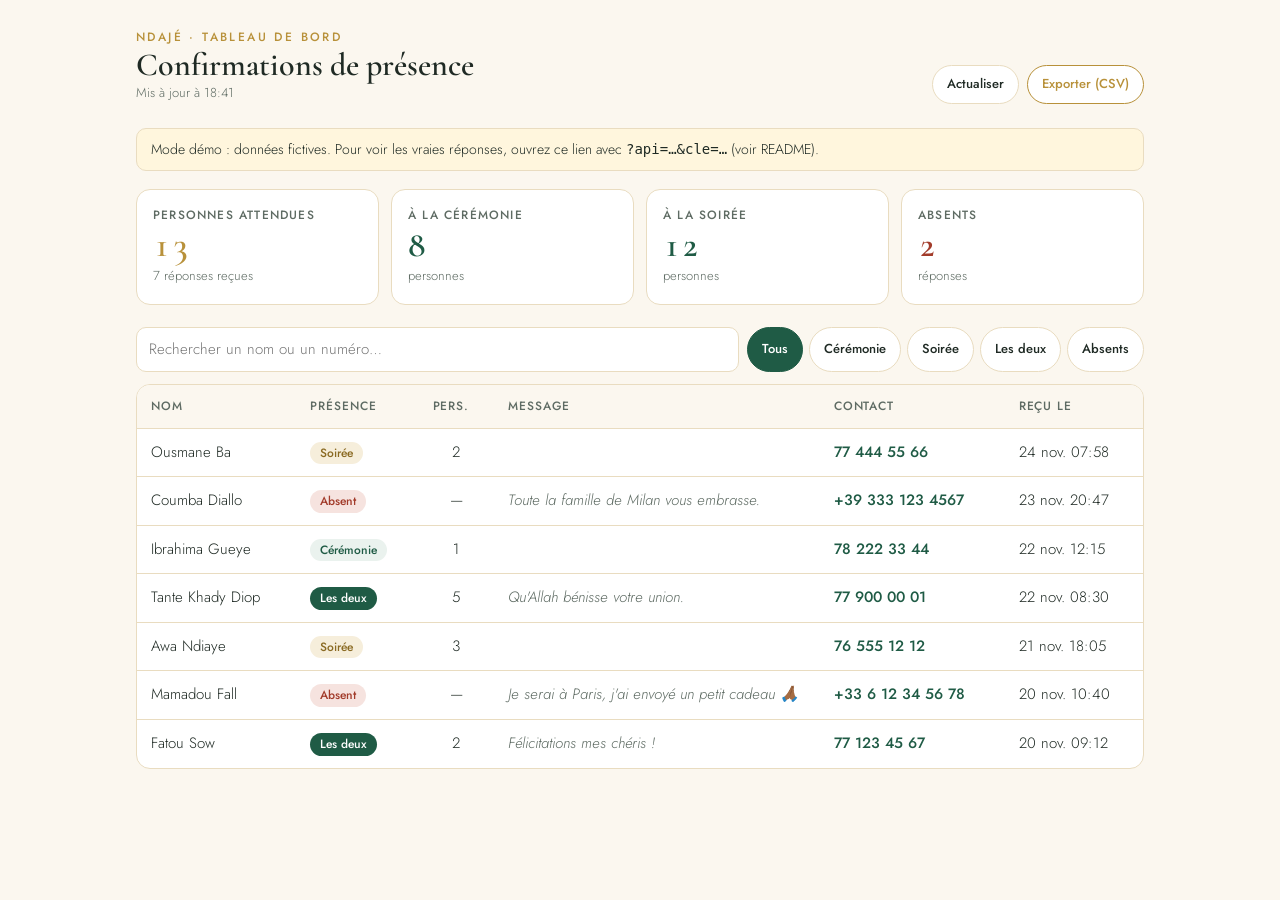
<file: dashboard/index.html>
<!doctype html>
<html lang="fr">
<head>
  <meta charset="utf-8">
  <meta name="viewport" content="width=device-width, initial-scale=1">
  <meta name="robots" content="noindex">
  <title>Tableau de bord — Ndajé</title>
  <link rel="preconnect" href="https://fonts.googleapis.com">
  <link rel="preconnect" href="https://fonts.gstatic.com" crossorigin>
  <link href="https://fonts.googleapis.com/css2?family=Cormorant+Garamond:wght@500;600&family=Jost:wght@300;400;500&display=swap" rel="stylesheet">
  <style>
    :root {
      --fond: #FBF7EF; --surface: #fff; --texte: #1F2A24; --doux: #5E6B63; --ligne: #E9DCC0;
      --accent: #B8913A; --vert: #1F5B45; --rouge: #A23B2A;
    }
    * { box-sizing: border-box; margin: 0; padding: 0; }
    body { background: var(--fond); color: var(--texte); font: 300 15px/1.55 'Jost', system-ui, sans-serif; }
    [hidden] { display: none !important; }
    .page { max-width: 1040px; margin: 0 auto; padding: 28px 16px 60px; }
    header { display: flex; flex-wrap: wrap; align-items: flex-end; justify-content: space-between; gap: 12px; margin-bottom: 24px; }
    .marque { font-size: 12px; letter-spacing: .2em; text-transform: uppercase; color: var(--accent); font-weight: 500; }
    h1 { font: 600 32px/1.15 'Cormorant Garamond', Georgia, serif; }
    .maj { color: var(--doux); font-size: 13px; }
    .bandeau { background: #FFF6DD; border: 1px solid var(--ligne); border-radius: 10px; padding: 10px 14px; font-size: 14px; margin-bottom: 18px; }
    .chiffres { display: grid; grid-template-columns: repeat(auto-fit, minmax(150px, 1fr)); gap: 12px; margin-bottom: 22px; }
    .chiffre { background: var(--surface); border: 1px solid var(--ligne); border-radius: 14px; padding: 16px; }
    .chiffre span { display: block; font-size: 12px; letter-spacing: .1em; text-transform: uppercase; color: var(--doux); font-weight: 500; }
    .chiffre strong { display: block; font: 600 36px/1.1 'Cormorant Garamond', Georgia, serif; color: var(--vert); font-variant-numeric: tabular-nums; }
    .chiffre small { color: var(--doux); font-size: 13px; }
    .chiffre--total strong { color: var(--accent); }
    .chiffre--absent strong { color: var(--rouge); }
    .outils { display: flex; flex-wrap: wrap; gap: 8px; margin-bottom: 12px; }
    .outils input { flex: 1 1 200px; font: inherit; padding: 10px 12px; border: 1px solid var(--ligne); border-radius: 10px; background: var(--surface); }
    .filtres { display: flex; flex-wrap: wrap; gap: 6px; }
    button { font: inherit; cursor: pointer; }
    .filtres button, .btn {
      border: 1px solid var(--ligne); background: var(--surface); color: var(--texte);
      border-radius: 999px; padding: 8px 14px; font-size: 13px; font-weight: 500;
    }
    .filtres button[aria-pressed="true"] { background: var(--vert); border-color: var(--vert); color: #fff; }
    .btn--or { border-color: var(--accent); color: var(--accent); }
    .table-zone { background: var(--surface); border: 1px solid var(--ligne); border-radius: 14px; overflow-x: auto; }
    table { width: 100%; border-collapse: collapse; min-width: 640px; }
    th, td { text-align: left; padding: 12px 14px; border-bottom: 1px solid var(--ligne); vertical-align: top; }
    th { font-size: 12px; letter-spacing: .08em; text-transform: uppercase; color: var(--doux); font-weight: 500; background: var(--fond); position: sticky; top: 0; }
    tr:last-child td { border-bottom: 0; }
    td.num { font-variant-numeric: tabular-nums; text-align: center; }
    .pastille { display: inline-block; padding: 2px 10px; border-radius: 999px; font-size: 12px; font-weight: 500; white-space: nowrap; }
    .p-ceremonie { background: #EAF2EE; color: var(--vert); }
    .p-soiree { background: #F6EEDB; color: #8A6A22; }
    .p-les-deux { background: var(--vert); color: #fff; }
    .p-absent { background: #F6E3DF; color: var(--rouge); }
    .msg { color: var(--doux); font-style: italic; max-width: 280px; }
    .wa { color: var(--vert); font-weight: 500; text-decoration: none; }
    .vide { padding: 32px; text-align: center; color: var(--doux); }
    @media (max-width: 600px) { h1 { font-size: 26px; } .chiffre strong { font-size: 30px; } }
  </style>
</head>
<body>
  <div class="page">
    <header>
      <div>
        <div class="marque">Ndajé · Tableau de bord</div>
        <h1 id="titre">Confirmations de présence</h1>
        <div class="maj" id="maj"></div>
      </div>
      <div class="outils" style="margin:0">
        <button class="btn" id="actualiser">Actualiser</button>
        <button class="btn btn--or" id="export">Exporter (CSV)</button>
      </div>
    </header>

    <p class="bandeau" id="bandeau-demo" hidden>
      Mode démo : données fictives. Pour voir les vraies réponses, ouvrez ce lien avec
      <code>?api=…&amp;cle=…</code> (voir README).
    </p>
    <p class="bandeau" id="bandeau-erreur" hidden></p>

    <section class="chiffres" aria-label="Résumé">
      <div class="chiffre chiffre--total"><span>Personnes attendues</span><strong id="c-total">0</strong><small id="c-reponses"></small></div>
      <div class="chiffre"><span>À la cérémonie</span><strong id="c-ceremonie">0</strong><small>personnes</small></div>
      <div class="chiffre"><span>À la soirée</span><strong id="c-soiree">0</strong><small>personnes</small></div>
      <div class="chiffre chiffre--absent"><span>Absents</span><strong id="c-absent">0</strong><small>réponses</small></div>
    </section>

    <div class="outils">
      <input id="recherche" type="search" placeholder="Rechercher un nom ou un numéro…" aria-label="Rechercher">
      <div class="filtres" id="filtres">
        <button data-f="tous" aria-pressed="true">Tous</button>
        <button data-f="ceremonie" aria-pressed="false">Cérémonie</button>
        <button data-f="soiree" aria-pressed="false">Soirée</button>
        <button data-f="les-deux" aria-pressed="false">Les deux</button>
        <button data-f="absent" aria-pressed="false">Absents</button>
      </div>
    </div>

    <div class="table-zone">
      <table>
        <thead><tr><th>Nom</th><th>Présence</th><th>Pers.</th><th>Message</th><th>Contact</th><th>Reçu le</th></tr></thead>
        <tbody id="lignes"></tbody>
      </table>
      <div class="vide" id="vide" hidden>Aucune réponse pour l'instant.</div>
    </div>
  </div>

<script>
(function () {
  "use strict";
  const params = new URLSearchParams(location.search);
  const API = params.get("api");   // URL de l'Apps Script du client
  const CLE = params.get("cle");   // clé secrète définie dans Code.gs
  if (params.get("titre")) document.getElementById("titre").textContent = params.get("titre");

  const libelles = { ceremonie: "Cérémonie", soiree: "Soirée", "les-deux": "Les deux", absent: "Absent" };
  let reponses = [];
  let filtre = "tous";

  const demo = [
    { date: "2026-11-20T09:12:00Z", nom: "Fatou Sow", telephone: "77 123 45 67", presence: "les-deux", personnes: 2, message: "Félicitations mes chéris !" },
    { date: "2026-11-20T10:40:00Z", nom: "Mamadou Fall", telephone: "+33 6 12 34 56 78", presence: "absent", personnes: 0, message: "Je serai à Paris, j'ai envoyé un petit cadeau 🙏🏾" },
    { date: "2026-11-21T18:05:00Z", nom: "Awa Ndiaye", telephone: "76 555 12 12", presence: "soiree", personnes: 3, message: "" },
    { date: "2026-11-22T08:30:00Z", nom: "Tante Khady Diop", telephone: "77 900 00 01", presence: "les-deux", personnes: 5, message: "Qu'Allah bénisse votre union." },
    { date: "2026-11-22T12:15:00Z", nom: "Ibrahima Gueye", telephone: "78 222 33 44", presence: "ceremonie", personnes: 1, message: "" },
    { date: "2026-11-23T20:47:00Z", nom: "Coumba Diallo", telephone: "+39 333 123 4567", presence: "absent", personnes: 0, message: "Toute la famille de Milan vous embrasse." },
    { date: "2026-11-24T07:58:00Z", nom: "Ousmane Ba", telephone: "77 444 55 66", presence: "soiree", personnes: 2, message: "" }
  ];

  const $ = id => document.getElementById(id);
  function cellule(texte, cls) { const td = document.createElement("td"); if (cls) td.className = cls; td.textContent = texte; return td; }

  function calculer() {
    let ceremonie = 0, soiree = 0, absents = 0, total = 0;
    reponses.forEach(r => {
      const n = Number(r.personnes) || 0;
      if (r.presence === "absent") { absents++; return; }
      total += n;
      if (r.presence === "ceremonie" || r.presence === "les-deux") ceremonie += n;
      if (r.presence === "soiree" || r.presence === "les-deux") soiree += n;
    });
    $("c-total").textContent = total;
    $("c-ceremonie").textContent = ceremonie;
    $("c-soiree").textContent = soiree;
    $("c-absent").textContent = absents;
    $("c-reponses").textContent = `${reponses.length} réponse${reponses.length > 1 ? "s" : ""} reçue${reponses.length > 1 ? "s" : ""}`;
  }

  function lienWhatsApp(tel) {
    let n = String(tel).replace(/[^\d+]/g, "");
    if (n.startsWith("+")) n = n.slice(1);
    else if (n.startsWith("00")) n = n.slice(2);
    else if (n.length === 9) n = "221" + n; // numéro sénégalais sans indicatif
    return "https://wa.me/" + n;
  }

  function afficher() {
    const q = $("recherche").value.trim().toLowerCase();
    const visibles = reponses
      .filter(r => filtre === "tous" || r.presence === filtre)
      .filter(r => !q || String(r.nom).toLowerCase().includes(q) || String(r.telephone).includes(q))
      .sort((a, b) => String(b.date).localeCompare(String(a.date)));
    const tbody = $("lignes");
    tbody.replaceChildren(...visibles.map(r => {
      const tr = document.createElement("tr");
      tr.append(cellule(r.nom));
      const tdP = document.createElement("td");
      const p = document.createElement("span");
      p.className = "pastille p-" + r.presence; p.textContent = libelles[r.presence] || r.presence;
      tdP.append(p); tr.append(tdP);
      tr.append(cellule(r.presence === "absent" ? "—" : r.personnes, "num"));
      tr.append(cellule(r.message || "", "msg"));
      const tdC = document.createElement("td");
      const a = document.createElement("a");
      a.className = "wa"; a.href = lienWhatsApp(r.telephone); a.target = "_blank"; a.rel = "noopener";
      a.textContent = r.telephone;
      tdC.append(a); tr.append(tdC);
      const d = new Date(r.date);
      tr.append(cellule(isNaN(d) ? "" : d.toLocaleDateString("fr-FR", { day: "numeric", month: "short" }) + " " + d.toLocaleTimeString("fr-FR", { hour: "2-digit", minute: "2-digit" })));
      return tr;
    }));
    $("vide").hidden = visibles.length > 0;
  }

  async function charger() {
    $("bandeau-erreur").hidden = true;
    if (!API || !CLE) {
      // Mode démo : données fictives + les réponses de test envoyées depuis l'invitation sur ce même navigateur
      let locales = [];
      try {
        Object.keys(localStorage).filter(k => k.endsWith(":demo"))
          .forEach(k => { locales = locales.concat(JSON.parse(localStorage.getItem(k)) || []); });
      } catch (e) { /* navigateur privé */ }
      reponses = demo.concat(locales); $("bandeau-demo").hidden = false;
    } else {
      try {
        const res = await fetch(API + "?cle=" + encodeURIComponent(CLE));
        const json = await res.json();
        if (!json.ok) throw new Error(json.erreur || "Réponse invalide");
        reponses = json.reponses || [];
      } catch (e) {
        $("bandeau-erreur").textContent = "Impossible de charger les réponses : " + e.message;
        $("bandeau-erreur").hidden = false;
      }
    }
    $("maj").textContent = "Mis à jour à " + new Date().toLocaleTimeString("fr-FR", { hour: "2-digit", minute: "2-digit" });
    calculer(); afficher();
  }

  function exporter() {
    const echap = v => '"' + String(v == null ? "" : v).replace(/"/g, '""') + '"';
    const lignes = [["Nom", "Téléphone", "Présence", "Personnes", "Message", "Date"]]
      .concat(reponses.map(r => [r.nom, r.telephone, libelles[r.presence] || r.presence, r.personnes, r.message, r.date]));
    const csv = "﻿" + lignes.map(l => l.map(echap).join(";")).join("\n"); // ; et BOM = s'ouvre bien dans Excel
    const a = document.createElement("a");
    a.href = URL.createObjectURL(new Blob([csv], { type: "text/csv;charset=utf-8" }));
    a.download = "confirmations-ndaje.csv";
    a.click();
    setTimeout(() => URL.revokeObjectURL(a.href), 1000);
  }

  document.querySelectorAll("#filtres button").forEach(b => b.addEventListener("click", () => {
    filtre = b.dataset.f;
    document.querySelectorAll("#filtres button").forEach(x => x.setAttribute("aria-pressed", String(x === b)));
    afficher();
  }));
  $("recherche").addEventListener("input", afficher);
  $("actualiser").addEventListener("click", charger);
  $("export").addEventListener("click", exporter);
  charger();
  if (API) setInterval(charger, 60000);
})();
</script>
</body>
</html>
</file>
